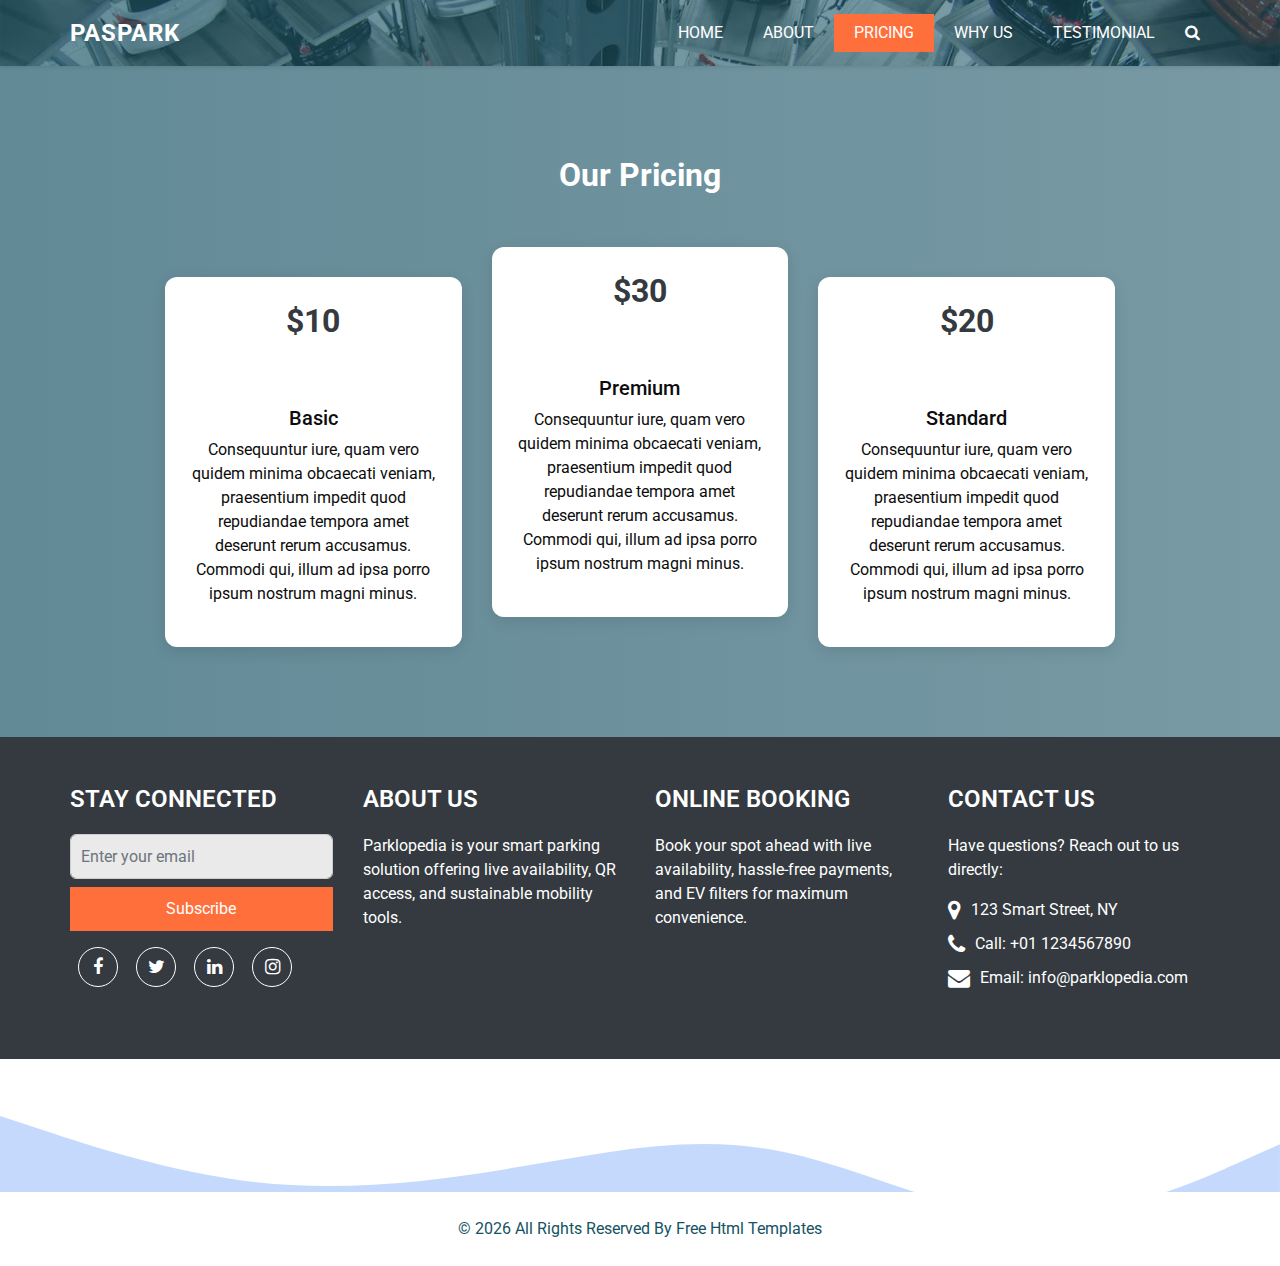
<file: pricing.html>
<!DOCTYPE html>
<html>

<head>
  <!-- Basic -->
  <meta charset="utf-8" />
  <meta http-equiv="X-UA-Compatible" content="IE=edge" />
  <!-- Mobile Metas -->
  <meta name="viewport" content="width=device-width, initial-scale=1, shrink-to-fit=no" />
  <!-- Site Metas -->
  <meta name="keywords" content="" />
  <meta name="description" content="" />
  <meta name="author" content="" />
  <link rel="shortcut icon" href="images/favicon.png" type="image/x-icon">

  <title>Paspark</title>


  <!-- bootstrap core css -->
  <link rel="stylesheet" type="text/css" href="css/bootstrap.css" />

  <!-- fonts style -->
  <link href="https://fonts.googleapis.com/css2?family=Roboto:wght@400;500;700;900&display=swap" rel="stylesheet">

  <!-- nice selecy -->
  <link rel="stylesheet" href="css/nice-select.min.css">

  <!--owl slider stylesheet -->
  <link rel="stylesheet" type="text/css" href="https://cdnjs.cloudflare.com/ajax/libs/OwlCarousel2/2.3.4/assets/owl.carousel.min.css" />

  <!-- font awesome style -->
  <link href="css/font-awesome.min.css" rel="stylesheet" />

  <!-- Custom styles for this template -->
  <link href="css/style.css" rel="stylesheet" />
  <!-- responsive style -->
  <link href="css/responsive.css" rel="stylesheet" />
<style>
  
  /* Fade-in animation */
  @keyframes fadeInUp {
    0% {
      transform: translateY(40px);
      opacity: 0;
    }
    100% {
      transform: translateY(0);
      opacity: 1;
    }
  }

  .pricing_section .box {
    animation: fadeInUp 0.9s ease forwards;
    transition: all 0.4s ease;
    border-radius: 12px;
    background: #ffffff;
    box-shadow: 0 4px 15px rgba(0, 0, 0, 0.1);
    position: relative;
    overflow: hidden;
  }

  .pricing_section .box:hover {
    transform: translateY(-10px) scale(1.03);
    box-shadow: 0 12px 30px rgba(59, 130, 246, 0.3);
    border: 1px solid #3b82f6;
  }

  .pricing_section .box::before {
    content: "";
    position: absolute;
    width: 200%;
    height: 200%;
    top: -100%;
    left: -100%;
    background: radial-gradient(circle, rgba(59, 130, 246, 0.08), transparent 70%);
    z-index: 0;
    transition: all 0.6s ease;
  }

  .pricing_section .box:hover::before {
    top: 0;
    left: 0;
  }

  .pricing_section .box h4,
  .pricing_section .box h5,
  .pricing_section .box p {
    position: relative;
    z-index: 2;
  }
  .info_form input[type="email"],
  .info_form input[type="text"] {
    padding: 10px;
    width: 100%;
    margin-bottom: 10px;
    border-radius: 6px;
    border: 1px solid #ccc;
  }

  .info_form button {
    padding: 8px 16px;
    background-color: #1e3a8a;
    
    border: none;
    border-radius: 25px;
    cursor: pointer;
    transition: all 0.3s ease;
  }

  .info_form button:hover {
    background-color: #3b82f6;
  }

  .social_box a {
    font-size: 1.3rem;
    margin: 0 8px;
    transition: transform 0.3s ease;
    color: #1e3a8a;
  }

  .social_box a:hover {
    transform: scale(1.2);
    color: #3b82f6;
  }

  /* 🔹 Smooth animated background with glow */
.animated-bg {
  position: fixed;
  top: 0;
  left: 0;
  z-index: -1;
  width: 100%;
  height: 100%;
  background: linear-gradient(120deg, #192c60, #2b518f, #6a809a);
  background-size: 300% 300%;
  animation: moveGradient 7s ease infinite;
  opacity: 0.12;
}

@keyframes moveGradient {
  0% {
    background-position: 0% 50%;
  }
  50% {
    background-position: 100% 50%;
  }
  100% {
    background-position: 0% 50%;
  }
}

/* 🔹 Optional: Glass effect panels */
.glass-panel {
  background: rgba(255, 255, 255, 0.15);
  backdrop-filter: blur(12px);
  border: 1px solid rgba(255, 255, 255, 0.2);
  box-shadow: 0 10px 30px rgba(0, 0, 0, 0.1);
  border-radius: 1rem;
  padding: 2rem;
  transition: all 0.3s ease-in-out;
}

.glass-panel:hover {
  transform: scale(1.03);
  box-shadow: 0 20px 40px rgba(59, 130, 246, 0.3);
}


</style>
</head>

<body class="sub_page">

  <div class="hero_area">
    <div class="bg-box">
      <img src="images/slider-bg.jpg" alt="">
    </div>
    <!-- header section strats -->
    <header class="header_section">
      <div class="container">
        <nav class="navbar navbar-expand-lg custom_nav-container ">
          <a class="navbar-brand" href="index.html">
            <span>
              Paspark
            </span>
          </a>

          <button class="navbar-toggler" type="button" data-toggle="collapse" data-target="#navbarSupportedContent" aria-controls="navbarSupportedContent" aria-expanded="false" aria-label="Toggle navigation">
            <span class=""> </span>
          </button>

          <div class="collapse navbar-collapse" id="navbarSupportedContent">
            <ul class="navbar-nav">
              <li class="nav-item">
                <a class="nav-link" href="index.html">Home </a>
              </li>
              <li class="nav-item">
                <a class="nav-link" href="about.html"> About</a>
              </li>
              <li class="nav-item active">
                <a class="nav-link" href="pricing.html">Pricing <span class="sr-only">(current)</span></a>
              </li>
              <li class="nav-item">
                <a class="nav-link" href="why.html">Why Us</a>
              </li>
              <li class="nav-item">
                <a class="nav-link" href="testimonial.html">Testimonial</a>
              </li>
            </ul>
            <form class="form-inline">
              <button class="btn  my-2 my-sm-0 nav_search-btn" type="submit">
                <i class="fa fa-search" aria-hidden="true"></i>
              </button>
            </form>
          </div>
        </nav>
      </div>
    </header>
    <!-- end header section -->
  </div>



  <!-- pricing section -->

  <section class="pricing_section layout_padding">
    <div class="bg-box">
      <img src="a.png" alt="">
    </div>
    <div class="container">
      <div class="heading_container heading_center">
        <h2>
          Our Pricing
        </h2>
      </div>
      <div class="col-xl-10 px-0 mx-auto">
        <div class="row">
          <div class="col-md-6 col-lg-4 mx-auto">
            <div class="box">
              <h4 class="price text-dark">
                $10
              </h4>
              <h5 class="name">
                Basic
              </h5>
              <p>
                Consequuntur iure, quam vero quidem minima obcaecati veniam, praesentium impedit quod repudiandae tempora amet deserunt rerum accusamus. Commodi qui, illum ad ipsa porro ipsum nostrum magni minus.
              </p>
              
            </div>
          </div>
          <div class="col-md-6 col-lg-4 mx-auto">
            <div class="box box-center">
              <h4 class="price text-dark">
                $30
              </h4>
              <h5 class="name">
                Premium
              </h5>
              <p>
                Consequuntur iure, quam vero quidem minima obcaecati veniam, praesentium impedit quod repudiandae tempora amet deserunt rerum accusamus. Commodi qui, illum ad ipsa porro ipsum nostrum magni minus.
              </p>
              
            </div>
          </div>
          <div class="col-md-6 col-lg-4 mx-auto">
            <div class="box">
              <h4 class="price text-dark">
                $20
              </h4>
              <h5 class="name">
                Standard
              </h5>
              <p>
                Consequuntur iure, quam vero quidem minima obcaecati veniam, praesentium impedit quod repudiandae tempora amet deserunt rerum accusamus. Commodi qui, illum ad ipsa porro ipsum nostrum magni minus.
              </p>
              
            </div>
          </div>
        </div>
      </div>
    </div>
  </section>

  <!-- end pricing section -->

<!-- Info Section -->
<section class="info_section bg-dark text-white pt-5 pb-4">
  <div class="container">
    <div class="info_top">
      <div class="row">

        <!-- Stay Connected -->
        <div class="col-md-6 col-lg-3 info_col">
          <div class="info_form">
            <h4>Stay Connected</h4>

            <!-- Email Form -->
            <form id="subscribeForm" class="mb-3">
              <input type="email" id="emailInput" placeholder="Enter your email" class="form-control mb-2" required>
              <button type="submit" class="btn btn-primary w-100">Subscribe</button>
            </form>

            <!-- Social Icons -->
            <div class="social_box mt-3">
              <a href="https://facebook.com" target="_blank"><i class="fa fa-facebook text-white fs-5 me-3"></i></a>
              <a href="https://twitter.com" target="_blank"><i class="fa fa-twitter text-white fs-5 me-3"></i></a>
              <a href="https://linkedin.com" target="_blank"><i class="fa fa-linkedin text-white fs-5 me-3"></i></a>
              <a href="https://instagram.com" target="_blank"><i class="fa fa-instagram text-white fs-5"></i></a>
            </div>
          </div>
        </div>

        <!-- About Us -->
        <div class="col-md-6 col-lg-3 info_col">
          <div class="info_detail">
            <h4>About Us</h4>
            <p>Parklopedia is your smart parking solution offering live availability, QR access, and sustainable mobility tools.</p>
          </div>
        </div>

        <!-- Online Booking -->
        <div class="col-md-6 col-lg-3 info_col">
          <div class="info_detail">
            <h4>Online Booking</h4>
            <p>Book your spot ahead with live availability, hassle-free payments, and EV filters for maximum convenience.</p>
          </div>
        </div>

        <!-- Contact Us -->
        <div class="col-md-6 col-lg-3 info_col">
          <h4>Contact Us</h4>
          <p>Have questions? Reach out to us directly:</p>
          <div class="contact_nav">
            <a href="https://www.google.com/maps/place/New+York" target="_blank">
              <i class="fa fa-map-marker"></i>
              <span>123 Smart Street, NY</span>
            </a>
            <a href="tel:+011234567890">
              <i class="fa fa-phone"></i>
              <span>Call: +01 1234567890</span>
            </a>
            <a href="mailto:info@parklopedia.com">
              <i class="fa fa-envelope"></i>
              <span>Email: info@parklopedia.com</span>
            </a>
          </div>
        </div>

      </div>
    </div>
  </div>

  <!-- Toast Popup -->
  <div class="position-fixed bottom-0 end-0 p-4" style="z-index: 9999;">
    <div id="subscribeToast" class="toast align-items-center text-bg-success border-0" role="alert" aria-live="assertive" aria-atomic="true">
      <div class="d-flex">
        <div class="toast-body">
          ✅ Subscription successful!
        </div>
        <button type="button" class="btn-close btn-close-white me-2 m-auto" data-bs-dismiss="toast" aria-label="Close"></button>
      </div>
    </div>
  </div>
</section>

<!-- Bootstrap Bundle JS (includes Popper) -->
<script src="https://cdn.jsdelivr.net/npm/bootstrap@5.3.3/dist/js/bootstrap.bundle.min.js"></script>

<!-- Toast Script -->
<script>
  document.addEventListener("DOMContentLoaded", function () {
    const form = document.getElementById('subscribeForm');
    const emailInput = document.getElementById('emailInput');
    const toastEl = document.getElementById('subscribeToast');

    form.addEventListener('submit', function (e) {
      e.preventDefault();
      const email = emailInput.value.trim();
      const emailRegex = /^[^\s@]+@[^\s@]+\.[^\s@]+$/;

      if (!emailRegex.test(email)) {
        alert("❌ Please enter a valid email address.");
        return;
      }

      const toast = new bootstrap.Toast(toastEl);
      toast.show();
      emailInput.value = '';
    });
  });
</script>




  <!-- end info_section -->
  <!-- footer section -->
  <footer class="footer_section">
    <!-- Footer wave SVG -->
<div style="overflow: hidden;">
  <svg viewBox="0 0 1440 150" xmlns="http://www.w3.org/2000/svg">
    <path fill="#3b82f6" fill-opacity="0.3" d="M0,64L48,80C96,96,192,128,288,138.7C384,149,480,139,576,122.7C672,107,768,85,864,101.3C960,117,1056,171,1152,176C1248,181,1344,139,1392,117.3L1440,96L1440,320L1392,320C1344,320,1248,320,1152,320C1056,320,960,320,864,320C768,320,672,320,576,320C480,320,384,320,288,320C192,320,96,320,48,320L0,320Z"></path>
  </svg>
</div>

    <div class="container">
      <p>
        &copy; <span id="displayYear"></span> All Rights Reserved By
        <a href="https://html.design/">Free Html Templates</a>
      </p>
    </div>
  </footer>
  <!-- jQery -->
  <script src="js/jquery-3.4.1.min.js"></script>
  <!-- popper js -->
  <script src="https://cdn.jsdelivr.net/npm/popper.js@1.16.0/dist/umd/popper.min.js" integrity="sha384-Q6E9RHvbIyZFJoft+2mJbHaEWldlvI9IOYy5n3zV9zzTtmI3UksdQRVvoxMfooAo" crossorigin="anonymous">
  </script>
  <!-- nice select -->
  <script src="js/jquery.nice-select.min.js"></script>
  <!-- bootstrap js -->
  <script src="js/bootstrap.js"></script>
  <!-- owl slider -->
  <script src="https://cdnjs.cloudflare.com/ajax/libs/OwlCarousel2/2.3.4/owl.carousel.min.js">
  </script>
  <!-- custom js -->
  <script src="js/custom.js"></script>


</body>

</html>
</file>
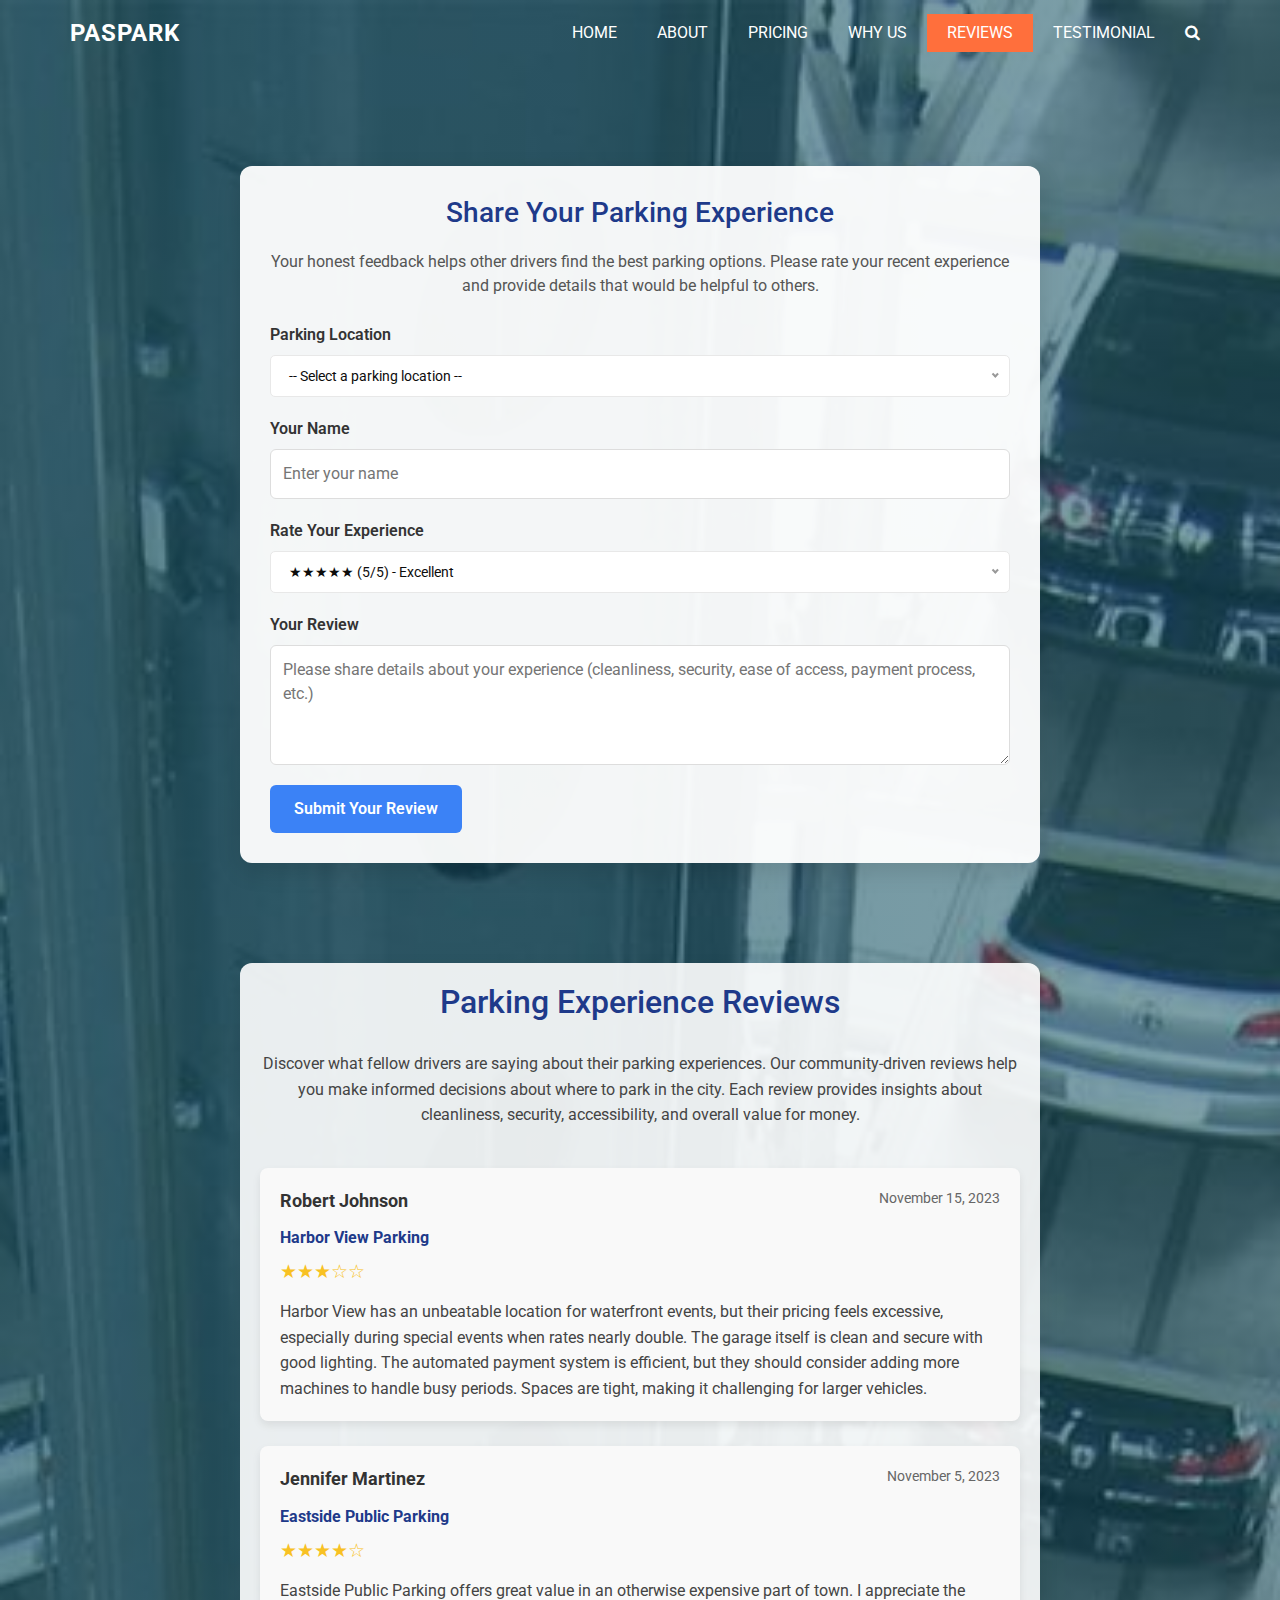
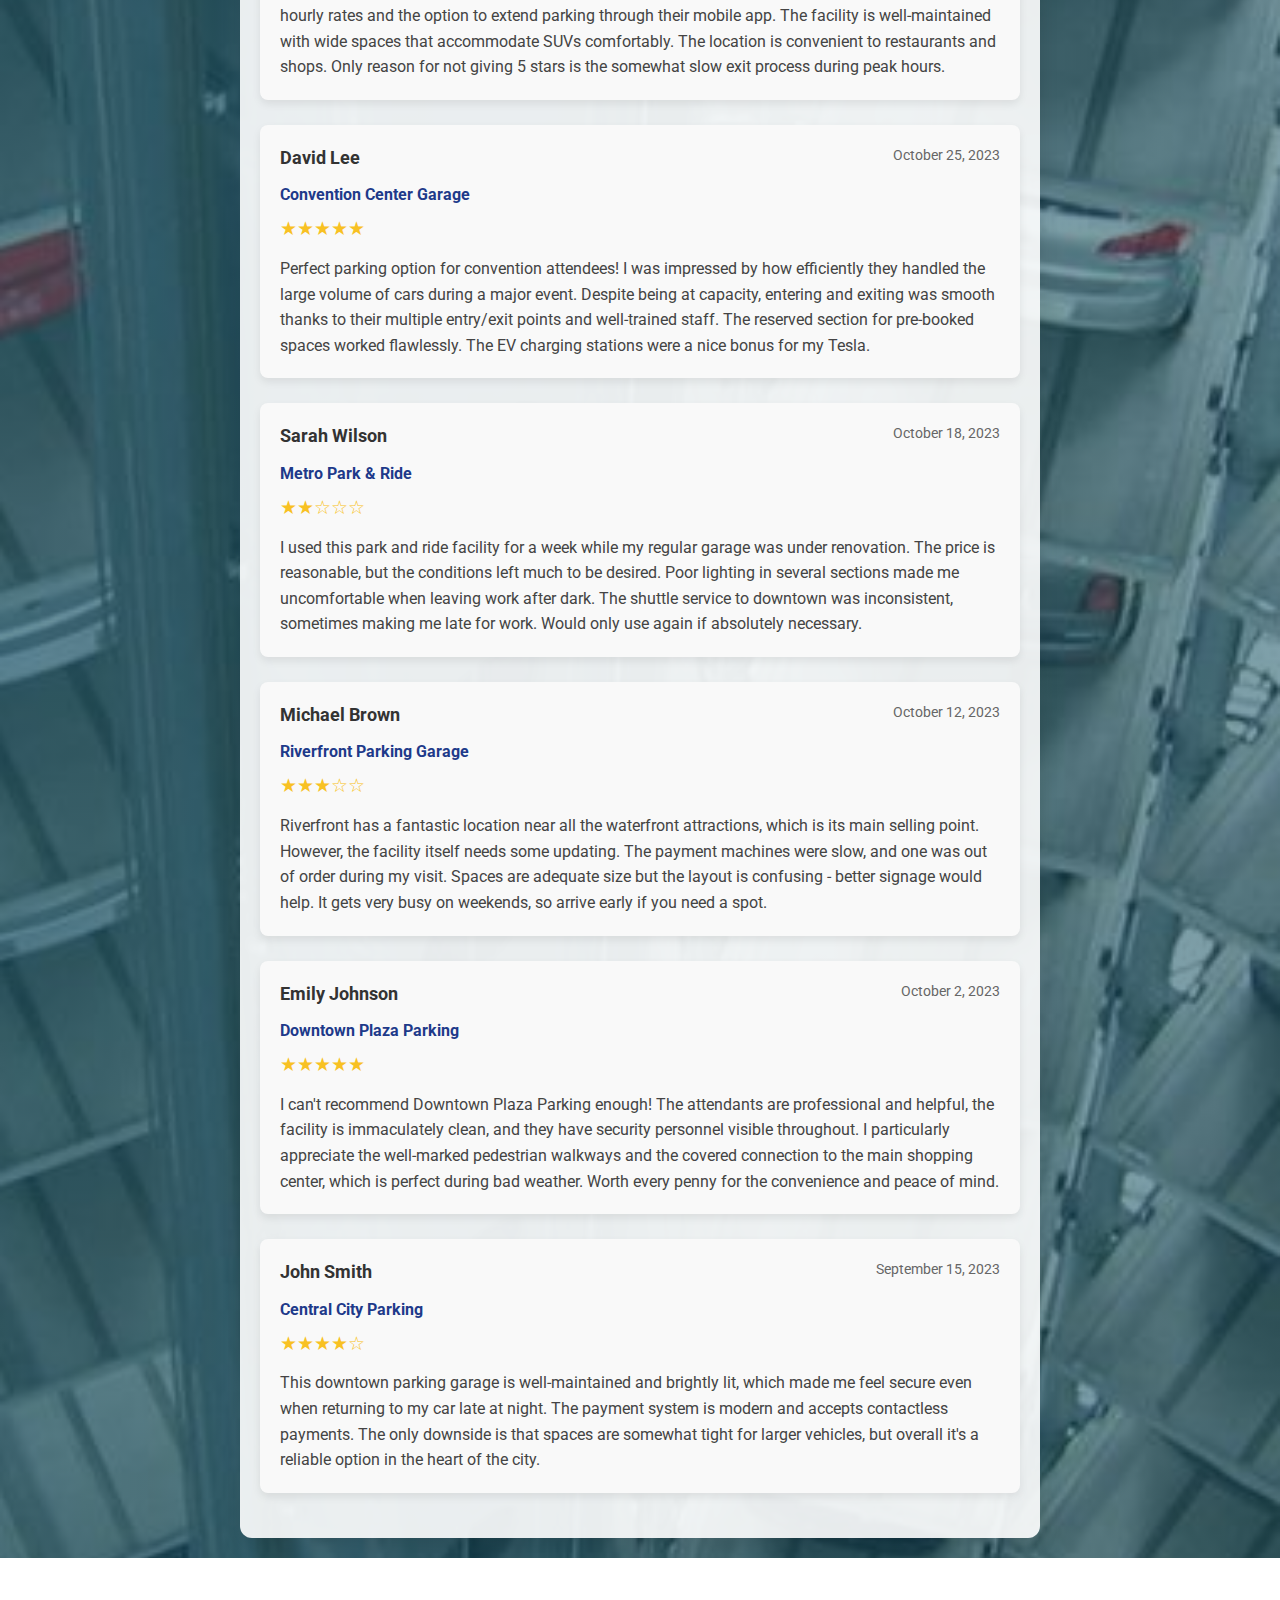
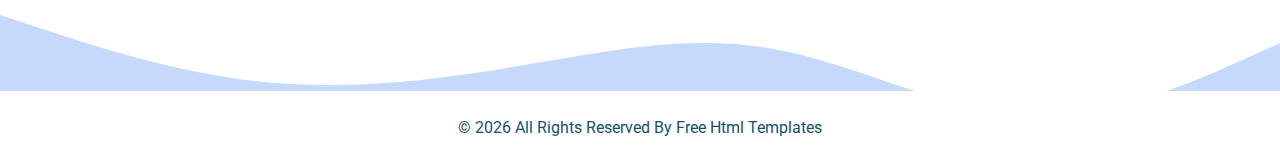
<file: reviews.html>
<!DOCTYPE html>
<html lang="en">
<head>
  <meta charset="UTF-8">
  <meta name="viewport" content="width=device-width, initial-scale=1.0">
  <title>Parking Reviews - PASPark</title>
     <!-- bootstrap core css -->
  <link rel="stylesheet" type="text/css" href="css/bootstrap.css" />

  <!-- fonts style -->
  <link href="https://fonts.googleapis.com/css2?family=Roboto:wght@400;500;700;900&display=swap" rel="stylesheet">

  <!-- nice selecy -->
  <link rel="stylesheet" href="css/nice-select.min.css">

  <!--owl slider stylesheet -->
  <link rel="stylesheet" type="text/css" href="https://cdnjs.cloudflare.com/ajax/libs/OwlCarousel2/2.3.4/assets/owl.carousel.min.css" />

  <!-- font awesome style -->
  <link href="css/font-awesome.min.css" rel="stylesheet" />

  <!-- Custom styles for this template -->
  <link href="css/style.css" rel="stylesheet" />
  <!-- responsive style -->
  <link href="css/responsive.css" rel="stylesheet" />

  <!-- jQuery (only if needed by other scripts) -->
<script src="js/jquery-3.4.1.min.js"></script>

<!-- Bootstrap 5 Bundle (includes Popper) -->
<script src="https://cdn.jsdelivr.net/npm/bootstrap@5.3.3/dist/js/bootstrap.bundle.min.js"></script>
  <style>
    .reviews-container {
      max-width: 800px;
      margin: 20px auto;
      padding: 20px;
      background-color: rgba(255, 255, 255, 0.9);
      border-radius: 12px;
      box-shadow: 0 8px 20px rgba(0, 0, 0, 0.1);
    }
    
    .review {
      background-color: #f9f9f9;
      border-radius: 8px;
      padding: 20px;
      margin-bottom: 25px;
      box-shadow: 0 4px 8px rgba(0,0,0,0.08);
      transition: all 0.3s ease;
    }
    
    .review:hover {
      transform: translateY(-5px);
      box-shadow: 0 6px 12px rgba(59, 130, 246, 0.15);
    }
    
    .review-header {
      display: flex;
      justify-content: space-between;
      margin-bottom: 12px;
    }
    
    .review-author {
      font-weight: bold;
      color: #333;
      font-size: 1.1em;
    }
    
    .review-date {
      color: #666;
      font-size: 0.9em;
    }
    
    .review-location {
      margin-bottom: 8px;
      color: #1e3a8a;
    }
    
    .review-rating {
      margin-bottom: 12px;
      color: #f8c123;
      font-size: 1.2em;
    }
    
    .review-content {
      line-height: 1.6;
      color: #444;
    }
    
    .add-review-form {
      background-color: rgba(255, 255, 255, 0.95);
      border-radius: 12px;
      padding: 30px;
      margin: 100px auto;
      max-width: 800px;
      box-shadow: 0 8px 25px rgba(0, 0, 0, 0.12);
    }
    
    .form-group {
      margin-bottom: 20px;
      display: flex;
      flex-direction: column;
    }
    
    .form-group label {
      display: block;
      margin-bottom: 8px;
      font-weight: 600;
      color: #333;
    }
    
    .form-group input,
    .form-group textarea,
    .form-group select {
      width: 100%;
      padding: 12px;
      border: 1px solid #ddd;
      border-radius: 6px;
      font-family: inherit;
      transition: border-color 0.3s;
    }
    
    .form-group input:focus,
    .form-group textarea:focus,
    .form-group select:focus {
      border-color: #3b82f6;
      outline: none;
      box-shadow: 0 0 0 3px rgba(59, 130, 246, 0.1);
    }
    
    .form-group textarea {
      height: 120px;
      resize: vertical;
    }
    
    button.submit-review {
      background-color: #3b82f6;
      color: white;
      border: none;
      padding: 12px 24px;
      border-radius: 6px;
      cursor: pointer;
      font-size: 16px;
      font-weight: 600;
      transition: all 0.3s ease;
    }
    
    button.submit-review:hover {
      background-color: #2563eb;
      transform: translateY(-2px);
      box-shadow: 0 4px 12px rgba(37, 99, 235, 0.2);
    }
    
    .reviews-heading {
      text-align: center;
      margin-bottom: 30px;
      color: #1e3a8a;
    }
    
    .reviews-intro {
      text-align: center;
      margin-bottom: 40px;
      color: #444;
      line-height: 1.6;
    }
  </style>
</head>
<body>
     <!-- 🔹 Animated Gradient Background -->
<div class="animated-bg"></div>


<div class="hero_area">
  <div class="bg-box">
    <img src="images/slider-bg.jpg" alt="">
  </div>
  <!-- header section strats -->
  <header class="header_section">
    <div class="container">
      <nav class="navbar navbar-expand-lg custom_nav-container ">
        <a class="navbar-brand" href="index.html">
          <span>
            Paspark
          </span>
        </a>

        <button class="navbar-toggler" type="button" data-toggle="collapse" data-target="#navbarSupportedContent" aria-controls="navbarSupportedContent" aria-expanded="false" aria-label="Toggle navigation">
          <span class=""> </span>
        </button>

        <div class="collapse navbar-collapse" id="navbarSupportedContent">
          <ul class="navbar-nav  ">
            <li class="nav-item">
              <a class="nav-link" href="index.html">Home</a>
            </li>
            <li class="nav-item">
              <a class="nav-link" href="about.html"> About</a>
            </li>
            <li class="nav-item">
              <a class="nav-link" href="pricing.html">Pricing</a>
            </li>
            <li class="nav-item">
              <a class="nav-link" href="why.html">Why Us</a>
            </li>
            <li class="nav-item active">
              <a class="nav-link" href="reviews.html">Reviews</a>
            </li>
            <li class="nav-item">
              <a class="nav-link" href="testimonial.html">Testimonial</a>
            </li>
          </ul>
          <form class="form-inline">
            
              <button class="btn  my-2 my-sm-0 nav_search-btn" type="submit">
                <i class="fa fa-search" aria-hidden="true"></i>
              </button>
          
          </form>
        </div>
      </nav>
    </div>
  </header>
  <!-- end header section -->

  <main>
    <div class="add-review-form">
        <h3 style="color: #1e3a8a; margin-bottom: 20px; text-align: center;">Share Your Parking Experience</h3>
        <p style="margin-bottom: 25px; text-align: center; color: #555;">Your honest feedback helps other drivers find the best parking options. Please rate your recent experience and provide details that would be helpful to others.</p>
        <form id="review-form">
          <div class="form-group">
            <label for="parking-name">Parking Location</label>
            <select id="parking-name" required>
              <option value="">-- Select a parking location --</option>
              <!-- Will be populated with JavaScript -->
            </select>
          </div>
          <div class="form-group">
            <label for="reviewer-name">Your Name</label>
            <input type="text" id="reviewer-name" placeholder="Enter your name" required>
          </div>
          <div class="form-group">
            <label for="rating">Rate Your Experience</label>
            <select id="rating" required>
              <option value="5">★★★★★ (5/5) - Excellent</option>
              <option value="4">★★★★☆ (4/5) - Very Good</option>
              <option value="3">★★★☆☆ (3/5) - Average</option>
              <option value="2">★★☆☆☆ (2/5) - Poor</option>
              <option value="1">★☆☆☆☆ (1/5) - Terrible</option>
            </select>
          </div>
          <div class="form-group">
            <label for="review-text">Your Review</label>
            <textarea id="review-text" placeholder="Please share details about your experience (cleanliness, security, ease of access, payment process, etc.)" required></textarea>
          </div>
          <button type="submit" class="submit-review">Submit Your Review</button>
        </form>
      </div>
    <div class="reviews-container">
      <h2 class="reviews-heading">Parking Experience Reviews</h2>
      <p class="reviews-intro">Discover what fellow drivers are saying about their parking experiences. Our community-driven reviews help you make informed decisions about where to park in the city. Each review provides insights about cleanliness, security, accessibility, and overall value for money.</p>
      
      <div id="reviews-list">
        <!-- Reviews will be loaded here -->
      </div>
    </div>
  </main>

  <!-- footer section -->
  <footer class="footer_section">
    <!-- Footer wave SVG -->
<div style="overflow: hidden;">
  <svg viewBox="0 0 1440 150" xmlns="http://www.w3.org/2000/svg">
    <path fill="#3b82f6" fill-opacity="0.3" d="M0,64L48,80C96,96,192,128,288,138.7C384,149,480,139,576,122.7C672,107,768,85,864,101.3C960,117,1056,171,1152,176C1248,181,1344,139,1392,117.3L1440,96L1440,320L1392,320C1344,320,1248,320,1152,320C1056,320,960,320,864,320C768,320,672,320,576,320C480,320,384,320,288,320C192,320,96,320,48,320L0,320Z"></path>
  </svg>
</div>

    <div class="container">
      <p>
        &copy; <span id="displayYear"></span> All Rights Reserved By
        <a href="https://html.design/">Free Html Templates</a>
      </p>
    </div>
  </footer>
  <!-- footer section -->
    <!-- jQery -->
  <script src="js/jquery-3.4.1.min.js"></script>
  <!-- popper js -->
  <script src="https://cdn.jsdelivr.net/npm/popper.js@1.16.0/dist/umd/popper.min.js">
  </script>
  <!-- nice select -->
  <script src="js/jquery.nice-select.min.js"></script>
  <!-- bootstrap js -->
  <script src="js/bootstrap.js"></script>
  <!-- owl slider -->
  <script src="https://cdnjs.cloudflare.com/ajax/libs/OwlCarousel2/2.3.4/owl.carousel.min.js">
  </script>
  <!-- custom js -->
  <script src="js/custom.js"></script>

  <script src="js/reviews.js"></script>
</body>
</html>
</file>
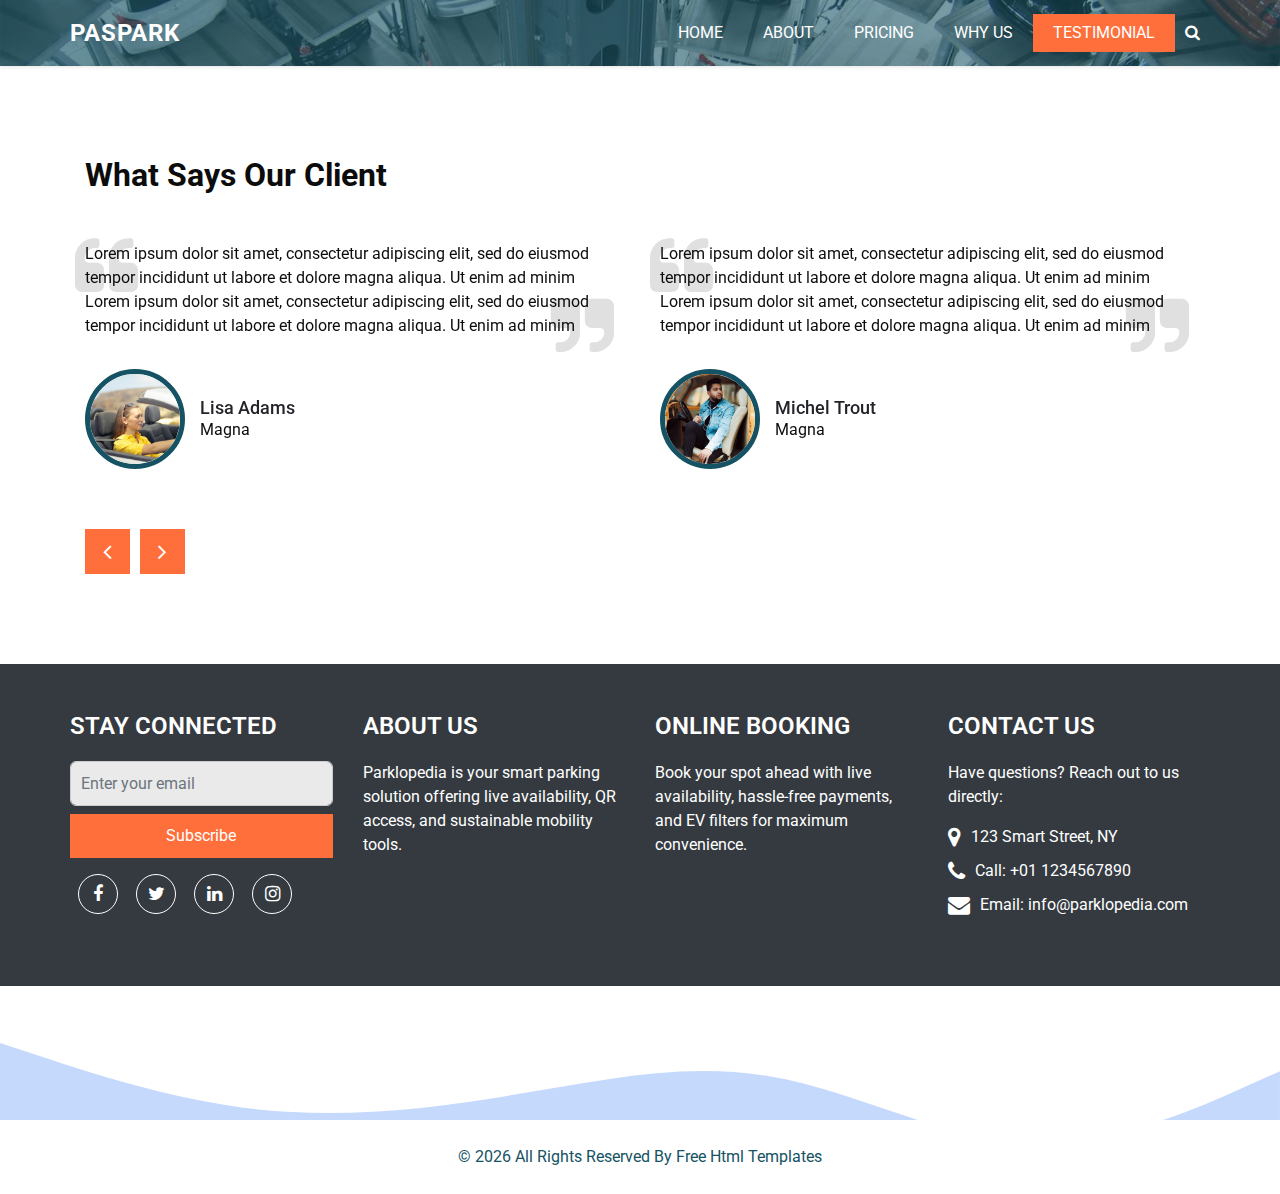
<file: testimonial.html>
<!DOCTYPE html>
<html>

<head>
  <!-- Basic -->
  <meta charset="utf-8" />
  <meta http-equiv="X-UA-Compatible" content="IE=edge" />
  <!-- Mobile Metas -->
  <meta name="viewport" content="width=device-width, initial-scale=1, shrink-to-fit=no" />
  <!-- Site Metas -->
  <meta name="keywords" content="" />
  <meta name="description" content="" />
  <meta name="author" content="" />
  <link rel="shortcut icon" href="images/favicon.png" type="image/x-icon">

  <title>Paspark</title>


  <!-- bootstrap core css -->
  <link rel="stylesheet" type="text/css" href="css/bootstrap.css" />

  <!-- fonts style -->
  <link href="https://fonts.googleapis.com/css2?family=Roboto:wght@400;500;700;900&display=swap" rel="stylesheet">

  <!-- nice selecy -->
  <link rel="stylesheet" href="css/nice-select.min.css">

  <!--owl slider stylesheet -->
  <link rel="stylesheet" type="text/css" href="https://cdnjs.cloudflare.com/ajax/libs/OwlCarousel2/2.3.4/assets/owl.carousel.min.css" />

  <!-- font awesome style -->
  <link href="css/font-awesome.min.css" rel="stylesheet" />

  <!-- Custom styles for this template -->
  <link href="css/style.css" rel="stylesheet" />
  <!-- responsive style -->
  <link href="css/responsive.css" rel="stylesheet" />
<style>
  
  .info_form input[type="email"],
  .info_form input[type="text"] {
    padding: 10px;
    width: 100%;
    margin-bottom: 10px;
    border-radius: 6px;
    border: 1px solid #ccc;
  }

  .info_form button {
    padding: 8px 16px;
    background-color: #1e3a8a;
    
    border: none;
    border-radius: 25px;
    cursor: pointer;
    transition: all 0.3s ease;
  }

  .info_form button:hover {
    background-color: #3b82f6;
  }

  .social_box a {
    font-size: 1.3rem;
    margin: 0 8px;
    transition: transform 0.3s ease;
    color: #1e3a8a;
  }

  .social_box a:hover {
    transform: scale(1.2);
    color: #3b82f6;
  }

  /* 🔹 Smooth animated background with glow */
.animated-bg {
  position: fixed;
  top: 0;
  left: 0;
  z-index: -1;
  width: 100%;
  height: 100%;
  background: linear-gradient(120deg, #192c60, #2b518f, #6a809a);
  background-size: 300% 300%;
  animation: moveGradient 7s ease infinite;
  opacity: 0.12;
}

@keyframes moveGradient {
  0% {
    background-position: 0% 50%;
  }
  50% {
    background-position: 100% 50%;
  }
  100% {
    background-position: 0% 50%;
  }
}

/* 🔹 Optional: Glass effect panels */
.glass-panel {
  background: rgba(255, 255, 255, 0.15);
  backdrop-filter: blur(12px);
  border: 1px solid rgba(255, 255, 255, 0.2);
  box-shadow: 0 10px 30px rgba(0, 0, 0, 0.1);
  border-radius: 1rem;
  padding: 2rem;
  transition: all 0.3s ease-in-out;
}

.glass-panel:hover {
  transform: scale(1.03);
  box-shadow: 0 20px 40px rgba(59, 130, 246, 0.3);
}


</style>
</head>

<body class="sub_page">

  <div class="hero_area">
    <div class="bg-box">
      <img src="images/slider-bg.jpg" alt="">
    </div>
    <!-- header section strats -->
    <header class="header_section">
      <div class="container">
        <nav class="navbar navbar-expand-lg custom_nav-container ">
          <a class="navbar-brand" href="index.html">
            <span>
              Paspark
            </span>
          </a>

          <button class="navbar-toggler" type="button" data-toggle="collapse" data-target="#navbarSupportedContent" aria-controls="navbarSupportedContent" aria-expanded="false" aria-label="Toggle navigation">
            <span class=""> </span>
          </button>

          <div class="collapse navbar-collapse" id="navbarSupportedContent">
            <ul class="navbar-nav">
              <li class="nav-item">
                <a class="nav-link" href="index.html">Home </a>
              </li>
              <li class="nav-item">
                <a class="nav-link" href="about.html"> About</a>
              </li>
              <li class="nav-item">
                <a class="nav-link" href="pricing.html">Pricing</a>
              </li>
              <li class="nav-item">
                <a class="nav-link" href="why.html">Why Us</a>
              </li>
              <li class="nav-item active">
                <a class="nav-link" href="testimonial.html">Testimonial <span class="sr-only">(current)</span></a>
              </li>
            </ul>
            <form class="form-inline">
              <button class="btn  my-2 my-sm-0 nav_search-btn" type="submit">
                <i class="fa fa-search" aria-hidden="true"></i>
              </button>
            </form>
          </div>
        </nav>
      </div>
    </header>
    <!-- end header section -->
  </div>

  <!-- client section -->

  <section class="client_section layout_padding">
    <div class="container">
      <div class="heading_container col">
        <h2>
          What Says Our <span>Client</span>
        </h2>
      </div>
      <div class="client_container">
        <div class="carousel-wrap ">
          <div class="owl-carousel client_owl-carousel">
            <div class="item">
              <div class="box">
                <div class="detail-box">
                  <p>
                    Lorem ipsum dolor sit amet, consectetur adipiscing elit, sed do eiusmod tempor incididunt ut labore et dolore magna aliqua. Ut enim ad minim Lorem ipsum dolor sit amet, consectetur adipiscing elit, sed do eiusmod tempor incididunt ut labore et dolore magna aliqua. Ut enim ad minim
                  </p>
                </div>
                <div class="client_id">
                  <div class="img-box">
                    <img src="images/c1.jpg" alt="" class="img-1">
                  </div>
                  <div class="name">
                    <h6>
                      Lisa Adams
                    </h6>
                    <p>
                      Magna
                    </p>
                  </div>
                </div>
              </div>
            </div>
            <div class="item">
              <div class="box">
                <div class="detail-box">
                  <p>
                    Lorem ipsum dolor sit amet, consectetur adipiscing elit, sed do eiusmod tempor incididunt ut labore et dolore magna aliqua. Ut enim ad minim Lorem ipsum dolor sit amet, consectetur adipiscing elit, sed do eiusmod tempor incididunt ut labore et dolore magna aliqua. Ut enim ad minim
                  </p>
                </div>
                <div class="client_id">
                  <div class="img-box">
                    <img src="images/c2.jpg" alt="" class="img-1">
                  </div>
                  <div class="name">
                    <h6>
                      Michel Trout
                    </h6>
                    <p>
                      Magna
                    </p>
                  </div>
                </div>
              </div>
            </div>
          </div>
        </div>
      </div>
    </div>
  </section>

  <!-- end client section -->

  
<!-- Info Section -->
<section class="info_section bg-dark text-white pt-5 pb-4">
  <div class="container">
    <div class="info_top">
      <div class="row">

        <!-- Stay Connected -->
        <div class="col-md-6 col-lg-3 info_col">
          <div class="info_form">
            <h4>Stay Connected</h4>

            <!-- Email Form -->
            <form id="subscribeForm" class="mb-3">
              <input type="email" id="emailInput" placeholder="Enter your email" class="form-control mb-2" required>
              <button type="submit" class="btn btn-primary w-100">Subscribe</button>
            </form>

            <!-- Social Icons -->
            <div class="social_box mt-3">
              <a href="https://facebook.com" target="_blank"><i class="fa fa-facebook text-white fs-5 me-3"></i></a>
              <a href="https://twitter.com" target="_blank"><i class="fa fa-twitter text-white fs-5 me-3"></i></a>
              <a href="https://linkedin.com" target="_blank"><i class="fa fa-linkedin text-white fs-5 me-3"></i></a>
              <a href="https://instagram.com" target="_blank"><i class="fa fa-instagram text-white fs-5"></i></a>
            </div>
          </div>
        </div>

        <!-- About Us -->
        <div class="col-md-6 col-lg-3 info_col">
          <div class="info_detail">
            <h4>About Us</h4>
            <p>Parklopedia is your smart parking solution offering live availability, QR access, and sustainable mobility tools.</p>
          </div>
        </div>

        <!-- Online Booking -->
        <div class="col-md-6 col-lg-3 info_col">
          <div class="info_detail">
            <h4>Online Booking</h4>
            <p>Book your spot ahead with live availability, hassle-free payments, and EV filters for maximum convenience.</p>
          </div>
        </div>

        <!-- Contact Us -->
        <div class="col-md-6 col-lg-3 info_col">
          <h4>Contact Us</h4>
          <p>Have questions? Reach out to us directly:</p>
          <div class="contact_nav">
            <a href="https://www.google.com/maps/place/New+York" target="_blank">
              <i class="fa fa-map-marker"></i>
              <span>123 Smart Street, NY</span>
            </a>
            <a href="tel:+011234567890">
              <i class="fa fa-phone"></i>
              <span>Call: +01 1234567890</span>
            </a>
            <a href="mailto:info@parklopedia.com">
              <i class="fa fa-envelope"></i>
              <span>Email: info@parklopedia.com</span>
            </a>
          </div>
        </div>

      </div>
    </div>
  </div>

  <!-- Toast Popup -->
  <div class="position-fixed bottom-0 end-0 p-4" style="z-index: 9999;">
    <div id="subscribeToast" class="toast align-items-center text-bg-success border-0" role="alert" aria-live="assertive" aria-atomic="true">
      <div class="d-flex">
        <div class="toast-body">
          ✅ Subscription successful!
        </div>
        <button type="button" class="btn-close btn-close-white me-2 m-auto" data-bs-dismiss="toast" aria-label="Close"></button>
      </div>
    </div>
  </div>
</section>

<!-- Bootstrap Bundle JS (includes Popper) -->
<script src="https://cdn.jsdelivr.net/npm/bootstrap@5.3.3/dist/js/bootstrap.bundle.min.js"></script>

<!-- Toast Script -->
<script>
  document.addEventListener("DOMContentLoaded", function () {
    const form = document.getElementById('subscribeForm');
    const emailInput = document.getElementById('emailInput');
    const toastEl = document.getElementById('subscribeToast');

    form.addEventListener('submit', function (e) {
      e.preventDefault();
      const email = emailInput.value.trim();
      const emailRegex = /^[^\s@]+@[^\s@]+\.[^\s@]+$/;

      if (!emailRegex.test(email)) {
        alert("❌ Please enter a valid email address.");
        return;
      }

      const toast = new bootstrap.Toast(toastEl);
      toast.show();
      emailInput.value = '';
    });
  });
</script>




  <!-- end info_section -->
  <!-- footer section -->
  <footer class="footer_section">
    <!-- Footer wave SVG -->
<div style="overflow: hidden;">
  <svg viewBox="0 0 1440 150" xmlns="http://www.w3.org/2000/svg">
    <path fill="#3b82f6" fill-opacity="0.3" d="M0,64L48,80C96,96,192,128,288,138.7C384,149,480,139,576,122.7C672,107,768,85,864,101.3C960,117,1056,171,1152,176C1248,181,1344,139,1392,117.3L1440,96L1440,320L1392,320C1344,320,1248,320,1152,320C1056,320,960,320,864,320C768,320,672,320,576,320C480,320,384,320,288,320C192,320,96,320,48,320L0,320Z"></path>
  </svg>
</div>

    <div class="container">
      <p>
        &copy; <span id="displayYear"></span> All Rights Reserved By
        <a href="https://html.design/">Free Html Templates</a>
      </p>
    </div>
  </footer>

  <!-- jQery -->
  <script src="js/jquery-3.4.1.min.js"></script>
  <!-- popper js -->
  <script src="https://cdn.jsdelivr.net/npm/popper.js@1.16.0/dist/umd/popper.min.js" integrity="sha384-Q6E9RHvbIyZFJoft+2mJbHaEWldlvI9IOYy5n3zV9zzTtmI3UksdQRVvoxMfooAo" crossorigin="anonymous">
  </script>
  <!-- nice select -->
  <script src="js/jquery.nice-select.min.js"></script>
  <!-- bootstrap js -->
  <script src="js/bootstrap.js"></script>
  <!-- owl slider -->
  <script src="https://cdnjs.cloudflare.com/ajax/libs/OwlCarousel2/2.3.4/owl.carousel.min.js">
  </script>
  <!-- custom js -->
  <script src="js/custom.js"></script>


</body>

</html>
</file>
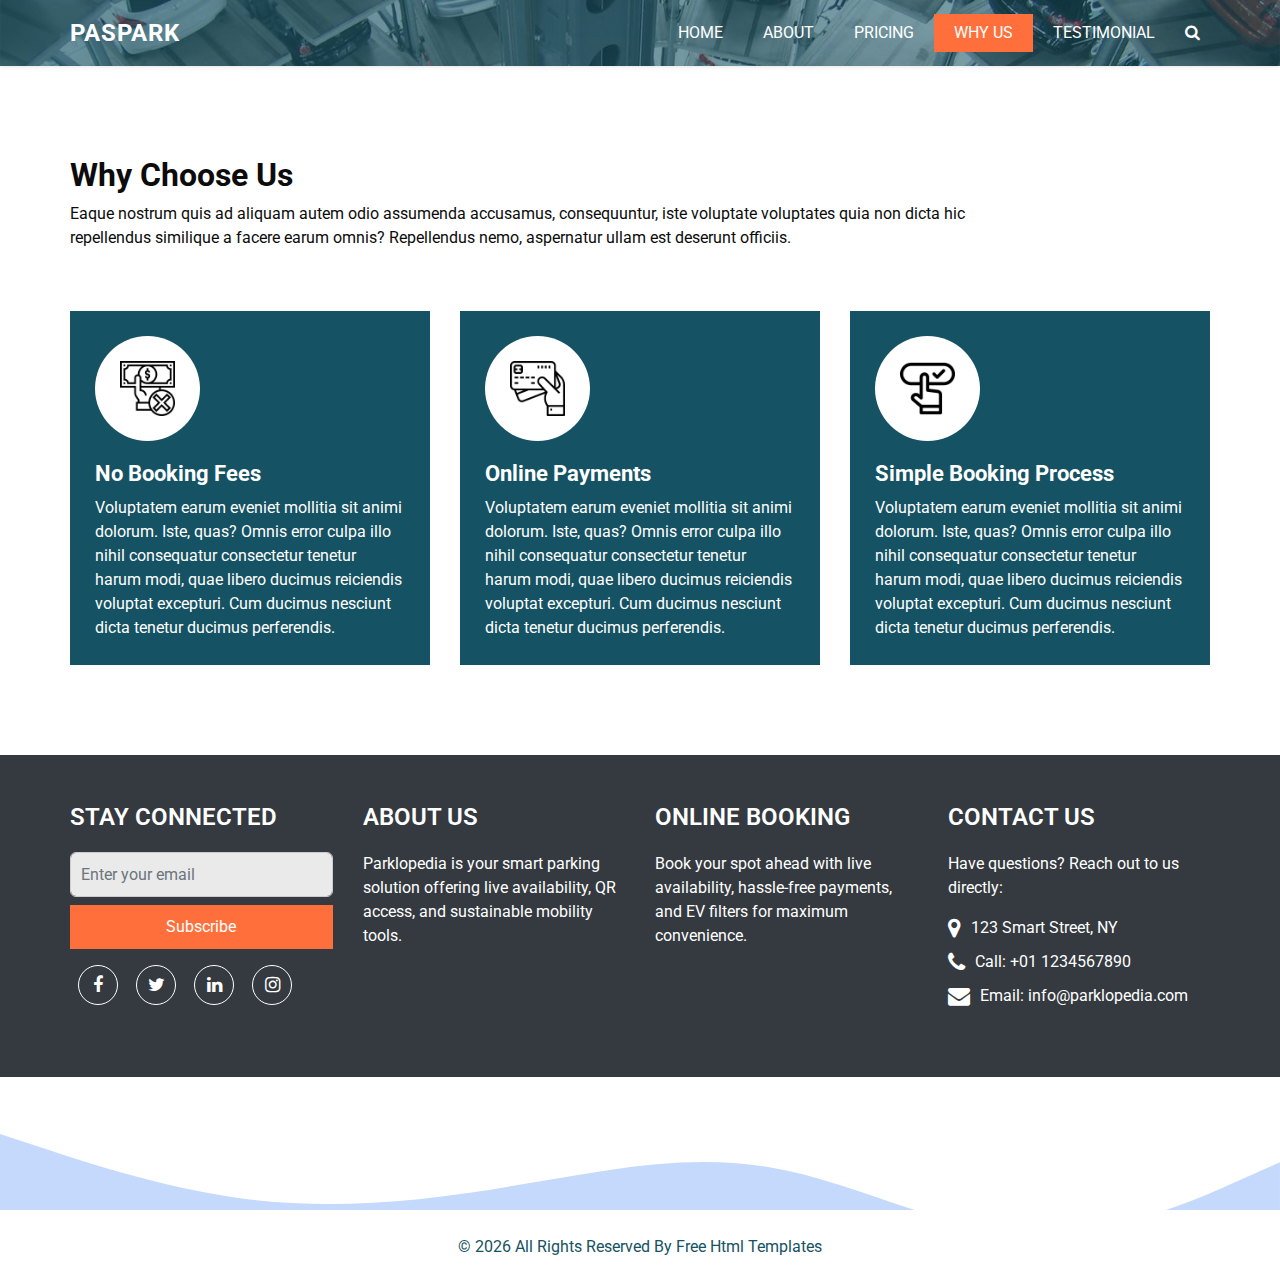
<file: why.html>
<!DOCTYPE html>
<html>

<head>
  <!-- Basic -->
  <meta charset="utf-8" />
  <meta http-equiv="X-UA-Compatible" content="IE=edge" />
  <!-- Mobile Metas -->
  <meta name="viewport" content="width=device-width, initial-scale=1, shrink-to-fit=no" />
  <!-- Site Metas -->
  <meta name="keywords" content="" />
  <meta name="description" content="" />
  <meta name="author" content="" />
  <link rel="shortcut icon" href="images/favicon.png" type="image/x-icon">

  <title>Paspark</title>


  <!-- bootstrap core css -->
  <link rel="stylesheet" type="text/css" href="css/bootstrap.css" />

  <!-- fonts style -->
  <link href="https://fonts.googleapis.com/css2?family=Roboto:wght@400;500;700;900&display=swap" rel="stylesheet">

  <!-- nice selecy -->
  <link rel="stylesheet" href="css/nice-select.min.css">

  <!--owl slider stylesheet -->
  <link rel="stylesheet" type="text/css" href="https://cdnjs.cloudflare.com/ajax/libs/OwlCarousel2/2.3.4/assets/owl.carousel.min.css" />

  <!-- font awesome style -->
  <link href="css/font-awesome.min.css" rel="stylesheet" />

  <!-- Custom styles for this template -->
  <link href="css/style.css" rel="stylesheet" />
  <!-- responsive style -->
  <link href="css/responsive.css" rel="stylesheet" />
<style>
  
  .info_form input[type="email"],
  .info_form input[type="text"] {
    padding: 10px;
    width: 100%;
    margin-bottom: 10px;
    border-radius: 6px;
    border: 1px solid #ccc;
  }

  .info_form button {
    padding: 8px 16px;
    background-color: #1e3a8a;
    
    border: none;
    border-radius: 25px;
    cursor: pointer;
    transition: all 0.3s ease;
  }

  .info_form button:hover {
    background-color: #3b82f6;
  }

  .social_box a {
    font-size: 1.3rem;
    margin: 0 8px;
    transition: transform 0.3s ease;
    color: #1e3a8a;
  }

  .social_box a:hover {
    transform: scale(1.2);
    color: #3b82f6;
  }

  /* 🔹 Smooth animated background with glow */
.animated-bg {
  position: fixed;
  top: 0;
  left: 0;
  z-index: -1;
  width: 100%;
  height: 100%;
  background: linear-gradient(120deg, #192c60, #2b518f, #6a809a);
  background-size: 300% 300%;
  animation: moveGradient 7s ease infinite;
  opacity: 0.12;
}

@keyframes moveGradient {
  0% {
    background-position: 0% 50%;
  }
  50% {
    background-position: 100% 50%;
  }
  100% {
    background-position: 0% 50%;
  }
}

/* 🔹 Optional: Glass effect panels */
.glass-panel {
  background: rgba(255, 255, 255, 0.15);
  backdrop-filter: blur(12px);
  border: 1px solid rgba(255, 255, 255, 0.2);
  box-shadow: 0 10px 30px rgba(0, 0, 0, 0.1);
  border-radius: 1rem;
  padding: 2rem;
  transition: all 0.3s ease-in-out;
}

.glass-panel:hover {
  transform: scale(1.03);
  box-shadow: 0 20px 40px rgba(59, 130, 246, 0.3);
}


</style>
</head>

<body class="sub_page">

  <div class="hero_area">
    <div class="bg-box">
      <img src="images/slider-bg.jpg" alt="">
    </div>
    <!-- header section strats -->
    <header class="header_section">
      <div class="container">
        <nav class="navbar navbar-expand-lg custom_nav-container ">
          <a class="navbar-brand" href="index.html">
            <span>
              Paspark
            </span>
          </a>

          <button class="navbar-toggler" type="button" data-toggle="collapse" data-target="#navbarSupportedContent" aria-controls="navbarSupportedContent" aria-expanded="false" aria-label="Toggle navigation">
            <span class=""> </span>
          </button>

          <div class="collapse navbar-collapse" id="navbarSupportedContent">
            <ul class="navbar-nav">
              <li class="nav-item">
                <a class="nav-link" href="index.html">Home </a>
              </li>
              <li class="nav-item">
                <a class="nav-link" href="about.html"> About</a>
              </li>
              <li class="nav-item">
                <a class="nav-link" href="pricing.html">Pricing</a>
              </li>
              <li class="nav-item active">
                <a class="nav-link" href="why.html">Why Us <span class="sr-only">(current)</span></a>
              </li>
              <li class="nav-item">
                <a class="nav-link" href="testimonial.html">Testimonial</a>
              </li>
            </ul>
            <form class="form-inline">
              <button class="btn  my-2 my-sm-0 nav_search-btn" type="submit">
                <i class="fa fa-search" aria-hidden="true"></i>
              </button>
            </form>
          </div>
        </nav>
      </div>
    </header>
    <!-- end header section -->
  </div>

  <!-- why section -->

  <section class="why_section layout_padding">
    <div class="container">
      <div class="col-md-10 px-0">
        <div class="heading_container">
          <h2>
            Why Choose Us
          </h2>
          <p>
            Eaque nostrum quis ad aliquam autem odio assumenda accusamus, consequuntur, iste voluptate voluptates quia non dicta hic repellendus similique a facere earum omnis? Repellendus nemo, aspernatur ullam est deserunt officiis.
          </p>
        </div>
      </div>
      <div class="row">
        <div class="col-md-6 col-lg-4 mx-auto">
          <div class="box">
            <div class="img-box">
              <img src="images/w1.png" alt="">
            </div>
            <div class="detail-box">
              <h4>
                No Booking Fees
              </h4>
              <p>
                Voluptatem earum eveniet mollitia sit animi dolorum. Iste, quas? Omnis error culpa illo nihil consequatur consectetur tenetur harum modi, quae libero ducimus reiciendis voluptat excepturi. Cum ducimus nesciunt dicta tenetur ducimus perferendis.
              </p>
            </div>
          </div>
        </div>
        <div class="col-md-6 col-lg-4 mx-auto">
          <div class="box">
            <div class="img-box">
              <img src="images/w2.png" alt="">
            </div>
            <div class="detail-box">
              <h4>
                Online Payments
              </h4>
              <p>
                Voluptatem earum eveniet mollitia sit animi dolorum. Iste, quas? Omnis error culpa illo nihil consequatur consectetur tenetur harum modi, quae libero ducimus reiciendis voluptat excepturi. Cum ducimus nesciunt dicta tenetur ducimus perferendis.
              </p>
            </div>
          </div>
        </div>
        <div class="col-md-6 col-lg-4 mx-auto">
          <div class="box ">
            <div class="img-box">
              <img src="images/w3.png" alt="">
            </div>
            <div class="detail-box">
              <h4>
                Simple Booking Process
              </h4>
              <p>
                Voluptatem earum eveniet mollitia sit animi dolorum. Iste, quas? Omnis error culpa illo nihil consequatur consectetur tenetur harum modi, quae libero ducimus reiciendis voluptat excepturi. Cum ducimus nesciunt dicta tenetur ducimus perferendis.
              </p>
            </div>
          </div>
        </div>
      </div>
    </div>
  </section>

  <!-- end why section -->

<!-- Info Section -->
<section class="info_section bg-dark text-white pt-5 pb-4">
  <div class="container">
    <div class="info_top">
      <div class="row">

        <!-- Stay Connected -->
        <div class="col-md-6 col-lg-3 info_col">
          <div class="info_form">
            <h4>Stay Connected</h4>

            <!-- Email Form -->
            <form id="subscribeForm" class="mb-3">
              <input type="email" id="emailInput" placeholder="Enter your email" class="form-control mb-2" required>
              <button type="submit" class="btn btn-primary w-100">Subscribe</button>
            </form>

            <!-- Social Icons -->
            <div class="social_box mt-3">
              <a href="https://facebook.com" target="_blank"><i class="fa fa-facebook text-white fs-5 me-3"></i></a>
              <a href="https://twitter.com" target="_blank"><i class="fa fa-twitter text-white fs-5 me-3"></i></a>
              <a href="https://linkedin.com" target="_blank"><i class="fa fa-linkedin text-white fs-5 me-3"></i></a>
              <a href="https://instagram.com" target="_blank"><i class="fa fa-instagram text-white fs-5"></i></a>
            </div>
          </div>
        </div>

        <!-- About Us -->
        <div class="col-md-6 col-lg-3 info_col">
          <div class="info_detail">
            <h4>About Us</h4>
            <p>Parklopedia is your smart parking solution offering live availability, QR access, and sustainable mobility tools.</p>
          </div>
        </div>

        <!-- Online Booking -->
        <div class="col-md-6 col-lg-3 info_col">
          <div class="info_detail">
            <h4>Online Booking</h4>
            <p>Book your spot ahead with live availability, hassle-free payments, and EV filters for maximum convenience.</p>
          </div>
        </div>

        <!-- Contact Us -->
        <div class="col-md-6 col-lg-3 info_col">
          <h4>Contact Us</h4>
          <p>Have questions? Reach out to us directly:</p>
          <div class="contact_nav">
            <a href="https://www.google.com/maps/place/New+York" target="_blank">
              <i class="fa fa-map-marker"></i>
              <span>123 Smart Street, NY</span>
            </a>
            <a href="tel:+011234567890">
              <i class="fa fa-phone"></i>
              <span>Call: +01 1234567890</span>
            </a>
            <a href="mailto:info@parklopedia.com">
              <i class="fa fa-envelope"></i>
              <span>Email: info@parklopedia.com</span>
            </a>
          </div>
        </div>

      </div>
    </div>
  </div>

  <!-- Toast Popup -->
  <div class="position-fixed bottom-0 end-0 p-4" style="z-index: 9999;">
    <div id="subscribeToast" class="toast align-items-center text-bg-success border-0" role="alert" aria-live="assertive" aria-atomic="true">
      <div class="d-flex">
        <div class="toast-body">
          ✅ Subscription successful!
        </div>
        <button type="button" class="btn-close btn-close-white me-2 m-auto" data-bs-dismiss="toast" aria-label="Close"></button>
      </div>
    </div>
  </div>
</section>

<!-- Bootstrap Bundle JS (includes Popper) -->
<script src="https://cdn.jsdelivr.net/npm/bootstrap@5.3.3/dist/js/bootstrap.bundle.min.js"></script>

<!-- Toast Script -->
<script>
  document.addEventListener("DOMContentLoaded", function () {
    const form = document.getElementById('subscribeForm');
    const emailInput = document.getElementById('emailInput');
    const toastEl = document.getElementById('subscribeToast');

    form.addEventListener('submit', function (e) {
      e.preventDefault();
      const email = emailInput.value.trim();
      const emailRegex = /^[^\s@]+@[^\s@]+\.[^\s@]+$/;

      if (!emailRegex.test(email)) {
        alert("❌ Please enter a valid email address.");
        return;
      }

      const toast = new bootstrap.Toast(toastEl);
      toast.show();
      emailInput.value = '';
    });
  });
</script>




  <!-- end info_section -->
  <!-- footer section -->
  <footer class="footer_section">
    <!-- Footer wave SVG -->
<div style="overflow: hidden;">
  <svg viewBox="0 0 1440 150" xmlns="http://www.w3.org/2000/svg">
    <path fill="#3b82f6" fill-opacity="0.3" d="M0,64L48,80C96,96,192,128,288,138.7C384,149,480,139,576,122.7C672,107,768,85,864,101.3C960,117,1056,171,1152,176C1248,181,1344,139,1392,117.3L1440,96L1440,320L1392,320C1344,320,1248,320,1152,320C1056,320,960,320,864,320C768,320,672,320,576,320C480,320,384,320,288,320C192,320,96,320,48,320L0,320Z"></path>
  </svg>
</div>

    <div class="container">
      <p>
        &copy; <span id="displayYear"></span> All Rights Reserved By
        <a href="https://html.design/">Free Html Templates</a>
      </p>
    </div>
  </footer>

  <!-- jQery -->
  <script src="js/jquery-3.4.1.min.js"></script>
  <!-- popper js -->
  <script src="https://cdn.jsdelivr.net/npm/popper.js@1.16.0/dist/umd/popper.min.js" integrity="sha384-Q6E9RHvbIyZFJoft+2mJbHaEWldlvI9IOYy5n3zV9zzTtmI3UksdQRVvoxMfooAo" crossorigin="anonymous">
  </script>
  <!-- nice select -->
  <script src="js/jquery.nice-select.min.js"></script>
  <!-- bootstrap js -->
  <script src="js/bootstrap.js"></script>
  <!-- owl slider -->
  <script src="https://cdnjs.cloudflare.com/ajax/libs/OwlCarousel2/2.3.4/owl.carousel.min.js">
  </script>
  <!-- custom js -->
  <script src="js/custom.js"></script>


</body>

</html>
</file>
<file: css/style.css>
body {
  font-family: "Roboto", sans-serif;
  color: #0c0c0c;
  background-color: #ffffff;
  overflow-x: hidden;
}

.layout_padding {
  padding: 90px 0;
}

.layout_padding2 {
  padding: 75px 0;
}

.layout_padding2-top {
  padding-top: 75px;
}

.layout_padding2-bottom {
  padding-bottom: 75px;
}

.layout_padding-top {
  padding-top: 90px;
}

.layout_padding-bottom {
  padding-bottom: 90px;
}

.heading_container {
  display: -webkit-box;
  display: -ms-flexbox;
  display: flex;
  -webkit-box-orient: vertical;
  -webkit-box-direction: normal;
      -ms-flex-direction: column;
          flex-direction: column;
  -webkit-box-align: start;
      -ms-flex-align: start;
          align-items: flex-start;
}

.heading_container h2 {
  position: relative;
  font-weight: bold;
}

.heading_container.heading_center {
  -webkit-box-align: center;
      -ms-flex-align: center;
          align-items: center;
  text-align: center;
}

a,
a:hover,
a:focus {
  text-decoration: none;
}

a:hover,
a:focus {
  color: initial;
}

.btn,
.btn:focus {
  outline: none !important;
  -webkit-box-shadow: none;
          box-shadow: none;
}

/*header section*/
.hero_area {
  position: relative;
  min-height: 100vh;
  display: -webkit-box;
  display: -ms-flexbox;
  display: flex;
  -webkit-box-orient: vertical;
  -webkit-box-direction: normal;
      -ms-flex-direction: column;
          flex-direction: column;
}

.bg-box {
  position: absolute;
  top: 0;
  left: 0;
  width: 100%;
  height: 100%;
  overflow: hidden;
  z-index: -1;
}

.bg-box img {
  width: 100%;
  height: 100%;
  -o-object-fit: cover;
     object-fit: cover;
}

.bg-box::before {
  content: "";
  position: absolute;
  top: 0;
  left: 0;
  width: 100%;
  height: 100%;
  background: -webkit-gradient(linear, left top, right top, from(rgba(21, 82, 99, 0.65)), to(rgba(21, 82, 99, 0.55)));
  background: linear-gradient(to right, rgba(21, 82, 99, 0.65), rgba(21, 82, 99, 0.55));
}

.sub_page .hero_area {
  min-height: auto;
}

.sub_page .header_section {
  margin-top: 0;
  -webkit-box-shadow: 0 0 5px 0 rgba(0, 0, 0, 0.15);
          box-shadow: 0 0 5px 0 rgba(0, 0, 0, 0.15);
}

.header_section {
  padding: 10px 0;
}

.header_section .container-fluid {
  padding-right: 25px;
  padding-left: 25px;
}

.navbar-brand span {
  color: #ffffff;
  font-size: 24px;
  text-transform: uppercase;
  letter-spacing: 1px;
  font-weight: bold;
}

.custom_nav-container {
  padding: 0;
}

.custom_nav-container .navbar-nav {
  margin-left: auto;
}

.custom_nav-container .navbar-nav .nav-item .nav-link {
  padding: 7px 20px;
  color: #ffffff;
  text-align: center;
  text-transform: uppercase;
}

.custom_nav-container .navbar-nav .nav-item.active .nav-link {
  background-color: #ff6f3c;
}

.custom_nav-container .nav_search-btn {
  width: 35px;
  height: 35px;
  padding: 0;
  border: none;
  color: #ffffff;
}

.custom_nav-container .nav_search-btn:hover {
  color: #ff6f3c;
}

.custom_nav-container .navbar-toggler {
  outline: none;
}

.custom_nav-container .navbar-toggler {
  padding: 0;
  width: 37px;
  height: 42px;
  -webkit-transition: all 0.3s;
  transition: all 0.3s;
}

.custom_nav-container .navbar-toggler span {
  display: block;
  width: 35px;
  height: 4px;
  background-color: #ffffff;
  margin: 7px 0;
  -webkit-transition: all 0.3s;
  transition: all 0.3s;
  position: relative;
  border-radius: 5px;
  transition: all 0.3s;
}

.custom_nav-container .navbar-toggler span::before, .custom_nav-container .navbar-toggler span::after {
  content: "";
  position: absolute;
  left: 0;
  height: 100%;
  width: 100%;
  background-color: #ffffff;
  top: -10px;
  border-radius: 5px;
  -webkit-transition: all 0.3s;
  transition: all 0.3s;
}

.custom_nav-container .navbar-toggler span::after {
  top: 10px;
}

.custom_nav-container .navbar-toggler[aria-expanded="true"] {
  -webkit-transform: rotate(360deg);
          transform: rotate(360deg);
}

.custom_nav-container .navbar-toggler[aria-expanded="true"] span {
  -webkit-transform: rotate(45deg);
          transform: rotate(45deg);
}

.custom_nav-container .navbar-toggler[aria-expanded="true"] span::before, .custom_nav-container .navbar-toggler[aria-expanded="true"] span::after {
  -webkit-transform: rotate(90deg);
          transform: rotate(90deg);
  top: 0;
}

.custom_nav-container .navbar-toggler[aria-expanded="true"] .s-1 {
  -webkit-transform: rotate(45deg);
          transform: rotate(45deg);
  margin: 0;
  margin-bottom: -4px;
}

.custom_nav-container .navbar-toggler[aria-expanded="true"] .s-2 {
  display: none;
}

.custom_nav-container .navbar-toggler[aria-expanded="true"] .s-3 {
  -webkit-transform: rotate(-45deg);
          transform: rotate(-45deg);
  margin: 0;
  margin-top: -4px;
}

.custom_nav-container .navbar-toggler[aria-expanded="false"] .s-1,
.custom_nav-container .navbar-toggler[aria-expanded="false"] .s-2,
.custom_nav-container .navbar-toggler[aria-expanded="false"] .s-3 {
  -webkit-transform: none;
          transform: none;
}

.quote_btn-container {
  display: -webkit-box;
  display: -ms-flexbox;
  display: flex;
  -webkit-box-align: center;
      -ms-flex-align: center;
          align-items: center;
}

.quote_btn-container a {
  color: #000000;
  text-transform: uppercase;
}

.quote_btn-container a span {
  margin-left: 5px;
}

.quote_btn-container a:hover {
  color: #155263;
}

.quote_btn-container .quote_btn {
  display: inline-block;
  padding: 5px 25px;
  background-color: #ff6f3c;
  color: #ffffff;
  border-radius: 5px;
  -webkit-transition: all 0.3s;
  transition: all 0.3s;
  border: none;
}

.quote_btn-container .quote_btn:hover {
  background-color: #ef3e00;
}

/*end header section*/
/* slider section */
.slider_section {
  -webkit-box-flex: 1;
      -ms-flex: 1;
          flex: 1;
  display: -webkit-box;
  display: -ms-flexbox;
  display: flex;
  -webkit-box-align: center;
      -ms-flex-align: center;
          align-items: center;
  padding: 90px 0 145px 0;
  position: relative;
}

.slider_section .row {
  -webkit-box-align: center;
      -ms-flex-align: center;
          align-items: center;
}

.slider_section .find_form_container {
  /* nice select */
  /* end nice select */
}

.slider_section .find_form_container .form-group {
  margin: 15px;
  position: relative;
  -webkit-box-shadow: 0 0 2px 0 rgba(0, 0, 0, 0.1);
          box-shadow: 0 0 2px 0 rgba(0, 0, 0, 0.1);
}

.slider_section .find_form_container .input-group-text {
  width: 50px;
  display: -webkit-box;
  display: -ms-flexbox;
  display: flex;
  -webkit-box-pack: center;
      -ms-flex-pack: center;
          justify-content: center;
  -webkit-box-align: center;
      -ms-flex-align: center;
          align-items: center;
  background-color: #f7f8f3;
  border: none;
}

.slider_section .find_form_container label {
  color: #fff;
}

.slider_section .find_form_container .form-control {
  height: 50px;
  outline: none;
  border: none;
  position: relative;
  -webkit-box-shadow: none;
          box-shadow: none;
  background-color: #f7f8f3;
}

.slider_section .find_form_container .form-control::-webkit-input-placeholder {
  font-size: 14px;
}

.slider_section .find_form_container .form-control:-ms-input-placeholder {
  font-size: 14px;
}

.slider_section .find_form_container .form-control::-ms-input-placeholder {
  font-size: 14px;
}

.slider_section .find_form_container .form-control::placeholder {
  font-size: 14px;
}

.slider_section .find_form_container .form-control.nice-select {
  line-height: 39px;
}

.slider_section .find_form_container .nice-select ul {
  width: 100%;
  padding: 0;
}

.slider_section .find_form_container .nice-select::after {
  right: 15px;
  border: none;
  border-top: 5px solid #ccc;
  border-right: 5px solid transparent;
  border-bottom: 0;
  border-left: 5px solid transparent;
  -webkit-transform: rotate(0deg);
          transform: rotate(0deg);
}

.slider_section .find_form_container .nice-select.open::after {
  -webkit-transform: rotate(-180deg);
          transform: rotate(-180deg);
}

.slider_section .find_form_container .btn-box {
  display: -webkit-box;
  display: -ms-flexbox;
  display: flex;
  -webkit-box-pack: center;
      -ms-flex-pack: center;
          justify-content: center;
  margin-top: 25px;
}

.slider_section .find_form_container .btn-box button {
  display: inline-block;
  padding: 12px 50px;
  background-color: #ff6f3c;
  color: #ffffff;
  border-radius: 45x;
  -webkit-transition: all 0.3s;
  transition: all 0.3s;
  border: none;
}

.slider_section .find_form_container .btn-box button:hover {
  background-color: #ef3e00;
}

.slider_section #customCarousel1 {
  width: 100%;
  position: unset;
}

.slider_section .detail-box {
  color: #155263;
  text-align: center;
}

.slider_section .detail-box h1 {
  font-weight: bold;
  text-transform: uppercase;
  margin-bottom: 10px;
  color: #ffffff;
}

.slider_section .detail-box p {
  color: #ffffff;
  font-size: 15px;
  font-weight: 300;
}

.slider_section .detail-box .btn-box {
  display: -webkit-box;
  display: -ms-flexbox;
  display: flex;
  margin: 0 -5px;
  margin-top: 30px;
}

.slider_section .detail-box .btn-box a {
  margin: 5px;
  text-align: center;
  width: 165px;
}

.slider_section .detail-box .btn-box .btn1 {
  display: inline-block;
  padding: 10px 15px;
  background-color: #ffffff;
  color: #000000;
  border-radius: 0;
  -webkit-transition: all 0.3s;
  transition: all 0.3s;
  border: none;
}

.slider_section .detail-box .btn-box .btn1:hover {
  background-color: #d9d9d9;
}

.slider_section .detail-box .btn-box .btn2 {
  display: inline-block;
  padding: 10px 15px;
  background-color: #ff6f3c;
  color: #ffffff;
  border-radius: 0;
  -webkit-transition: all 0.3s;
  transition: all 0.3s;
  border: none;
}

.slider_section .detail-box .btn-box .btn2:hover {
  background-color: #ef3e00;
}

.slider_section .img-box img {
  width: 100%;
}

.slider_section .carousel-indicators {
  position: unset;
  margin: 0;
  -webkit-box-pack: center;
      -ms-flex-pack: center;
          justify-content: center;
  -webkit-box-align: center;
      -ms-flex-align: center;
          align-items: center;
  margin-top: 45px;
}

.slider_section .carousel-indicators li {
  background-color: #ffffff;
  width: 12px;
  height: 12px;
  border-radius: 100%;
  opacity: 1;
  border: 1px solid #ffffff;
  text-indent: unset;
  background-clip: unset;
  -webkit-transition: all 0.2s;
  transition: all 0.2s;
}

.slider_section .carousel-indicators li.active {
  width: 20px;
  height: 20px;
  background-color: transparent;
}

.about_section .heading_container {
  margin-bottom: 30px;
}

.about_section .row {
  -webkit-box-align: center;
      -ms-flex-align: center;
          align-items: center;
}

.about_section .img-box img {
  max-width: 100%;
}

.about_section .detail-box h3 {
  font-weight: bold;
}

.about_section .detail-box p {
  margin-top: 15px;
}

.about_section .detail-box a {
  display: inline-block;
  padding: 10px 45px;
  background-color: #ff6f3c;
  color: #ffffff;
  border-radius: 0px;
  -webkit-transition: all 0.3s;
  transition: all 0.3s;
  border: none;
  margin-top: 15px;
}

.about_section .detail-box a:hover {
  background-color: #ef3e00;
}

.why_section .box {
  -webkit-box-flex: 1;
      -ms-flex: 1;
          flex: 1;
  display: -webkit-box;
  display: -ms-flexbox;
  display: flex;
  -webkit-box-orient: vertical;
  -webkit-box-direction: normal;
      -ms-flex-direction: column;
          flex-direction: column;
  margin-top: 45px;
  background: #155263;
  color: #ffffff;
  padding: 25px;
}

.why_section .box .img-box {
  width: 105px;
  height: 105px;
  display: -webkit-box;
  display: -ms-flexbox;
  display: flex;
  -webkit-box-pack: center;
      -ms-flex-pack: center;
          justify-content: center;
  -webkit-box-align: center;
      -ms-flex-align: center;
          align-items: center;
  background-color: #ffffff;
  border-radius: 100%;
  -webkit-transition: all 0.3s;
  transition: all 0.3s;
}

.why_section .box .img-box img {
  width: 55px;
}

.why_section .box .detail-box {
  margin-top: 20px;
}

.why_section .box .detail-box h4 {
  font-weight: bold;
  font-size: 22px;
}

.why_section .box .detail-box p {
  margin-bottom: 0;
}

.why_section .box.active .img-box, .why_section .box:hover .img-box {
  -webkit-transform: scale(1.2);
          transform: scale(1.2);
}

.pricing_section {
  position: relative;
}

.pricing_section .heading_container {
  color: #ffffff;
}

.pricing_section .box {
  background: #ffffff;
  text-align: center;
  padding: 25px;
  border-radius: 15px;
  margin-top: 75px;
  position: relative;
  overflow: hidden;
}

.pricing_section .box * {
  position: relative;
  z-index: 1;
}

.pricing_section .box::before {
  content: "";
  position: absolute;
  top: -100px;
  left: 50%;
  width: 400px;
  height: 400px;
  background: #ff6f3c;
  border-radius: 100%;
  -webkit-transform: translate(-50%, -50%);
          transform: translate(-50%, -50%);
}

.pricing_section .box .price {
  font-size: 2rem;
  font-weight: bold;
  color: #ffffff;
  margin-bottom: 65px;
}

.pricing_section .box a {
  color: #155263;
}

.pricing_section .box.box-center {
  margin-top: 45px;
}

.client_section .heading_container {
  margin-bottom: 25px;
}

.client_section .box {
  display: -webkit-box;
  display: -ms-flexbox;
  display: flex;
  -webkit-box-orient: vertical;
  -webkit-box-direction: normal;
      -ms-flex-direction: column;
          flex-direction: column;
  margin: 15px;
}

.client_section .box .detail-box {
  margin-bottom: 15px;
  position: relative;
}

.client_section .box .detail-box p {
  position: relative;
  z-index: 1;
}

.client_section .box .detail-box::before, .client_section .box .detail-box::after {
  font-family: FontAwesome;
  display: inline-block;
  padding-right: 6px;
  vertical-align: middle;
  position: absolute;
  font-size: 68px;
  color: #e0e0e0;
}

.client_section .box .detail-box::before {
  content: "\f10d";
  top: -25px;
  left: -10px;
}

.client_section .box .detail-box::after {
  content: "\f10e";
  bottom: -25px;
  right: 0;
}

.client_section .box .client_id {
  display: -webkit-box;
  display: -ms-flexbox;
  display: flex;
  -webkit-box-align: center;
      -ms-flex-align: center;
          align-items: center;
}

.client_section .box .client_id .img-box {
  position: relative;
  width: 100px;
  height: 100px;
}

.client_section .box .client_id .img-box img {
  width: 100%;
  border-radius: 100%;
  border: 5px solid #155263;
}

.client_section .box .client_id .name {
  margin-left: 15px;
}

.client_section .box .client_id .name h6 {
  color: #23242a;
  font-size: 18px;
  margin-bottom: 0;
}

.client_section .box .client_id .name p {
  margin-bottom: 0;
}

.client_section .owl-carousel .owl-nav {
  display: -webkit-box;
  display: -ms-flexbox;
  display: flex;
  margin-top: 45px;
  padding: 0 15px;
}

.client_section .owl-carousel .owl-nav .owl-prev,
.client_section .owl-carousel .owl-nav .owl-next {
  width: 45px;
  height: 45px;
  background-color: #ff6f3c;
  color: #ffffff;
  outline: none;
  bottom: 0px;
  font-size: 24px;
  margin-right: 10px;
}

.info_section {
  background-color: #155263;
  color: #ffffff;
  padding-top: 60px;
  padding-bottom: 25px;
}

.info_section .info_col {
  margin-bottom: 35px;
}

.info_section .contact_nav {
  display: -webkit-box;
  display: -ms-flexbox;
  display: flex;
  -webkit-box-orient: vertical;
  -webkit-box-direction: normal;
      -ms-flex-direction: column;
          flex-direction: column;
  -webkit-box-align: start;
      -ms-flex-align: start;
          align-items: flex-start;
}

.info_section .contact_nav a {
  -webkit-box-flex: 1;
      -ms-flex: 1;
          flex: 1;
  margin: 0;
  display: -webkit-box;
  display: -ms-flexbox;
  display: flex;
  -webkit-box-align: center;
      -ms-flex-align: center;
          align-items: center;
  color: #ffffff;
  margin-bottom: 10px;
}

.info_section .contact_nav a i {
  font-size: 22px;
  margin-right: 10px;
}

.info_section .contact_nav a:hover {
  color: #ff6f3c;
}

.info_section h4 {
  text-transform: uppercase;
  position: relative;
  margin-bottom: 20px;
  color: #ffffff;
  font-weight: 600;
}

.info_section .social_box {
  width: 100%;
  display: -webkit-box;
  display: -ms-flexbox;
  display: flex;
  margin-top: 25px;
}

.info_section .social_box a {
  display: -webkit-box;
  display: -ms-flexbox;
  display: flex;
  -webkit-box-pack: center;
      -ms-flex-pack: center;
          justify-content: center;
  -webkit-box-align: center;
      -ms-flex-align: center;
          align-items: center;
  border-radius: 100%;
  width: 40px;
  height: 40px;
  border: 1px solid #ffffff;
  color: #ffffff;
  font-size: 18px;
  margin-right: 10px;
}

.info_section .social_box a:hover {
  color: #ff6f3c;
  border-color: #ff6f3c;
}

.info_section .info_form input {
  width: 100%;
  border: none;
  height: 45px;
  margin-bottom: 10px;
  padding-left: 25px;
  background-color: #eaeaea;
  outline: none;
  color: #101010;
}

.info_section .info_form button {
  width: 100%;
  display: inline-block;
  padding: 10px 45px;
  background-color: #ff6f3c;
  color: #ffffff;
  border-radius: 0px;
  -webkit-transition: all 0.3s;
  transition: all 0.3s;
  border: none;
}

.info_section .info_form button:hover {
  background-color: #ef3e00;
}

/* footer section*/
.footer_section {
  position: relative;
  background-color: #ffffff;
  text-align: center;
}

.footer_section p {
  color: #155263;
  padding: 25px 0;
  margin: 0;
}

.footer_section p a {
  color: inherit;
}
/*# sourceMappingURL=style.css.map */
</file>
<file: css/responsive.css>
@media (max-width: 1300px) {}

@media (max-width: 1120px) {}

@media (max-width: 992px) {
  .hero_area {
    min-height: auto;
  }

  .custom_nav-container .form-inline {
    justify-content: center;
  }

  .custom_nav-container .navbar-nav .nav-item .nav-link {
    padding: 5px 15px;
  }

  .custom_nav-container .navbar-nav {
    padding-top: 15px;
    align-items: center;
    text-align: center;
  }

  .custom_nav-container .navbar-nav .nav-item .nav-link {
    padding: 5px 25px;
    margin: 5px 0;
  }

  .about_section .detail-box {
    margin-top: 45px;
  }

  .pricing_section .box {
    margin-top: 45px;
  }
}

@media (max-width: 768px) {
  .info_section .contact_nav {
    flex-direction: column;
    align-items: flex-start;
    padding-top: 0;
  }

  .info_section .contact_nav a:not(:nth-last-child(1)) {
    margin-bottom: 25px;
  }

  .info_section .contact_nav a {
    align-items: flex-start;
    text-align: left;
  }

  .info_section .info_top {
    padding: 0;
  }

  .info_section .info_top .row>div {
    margin-bottom: 35px;
  }
}

@media (max-width: 576px) {}

@media (max-width: 480px) {
  .slider_section .detail-box h1 {
    font-size: 2rem;
  }

}

@media (max-width: 420px) {}

@media (max-width: 376px) {}

@media (min-width: 1200px) {
  .container {
    max-width: 1170px;
  }
}
</file>
